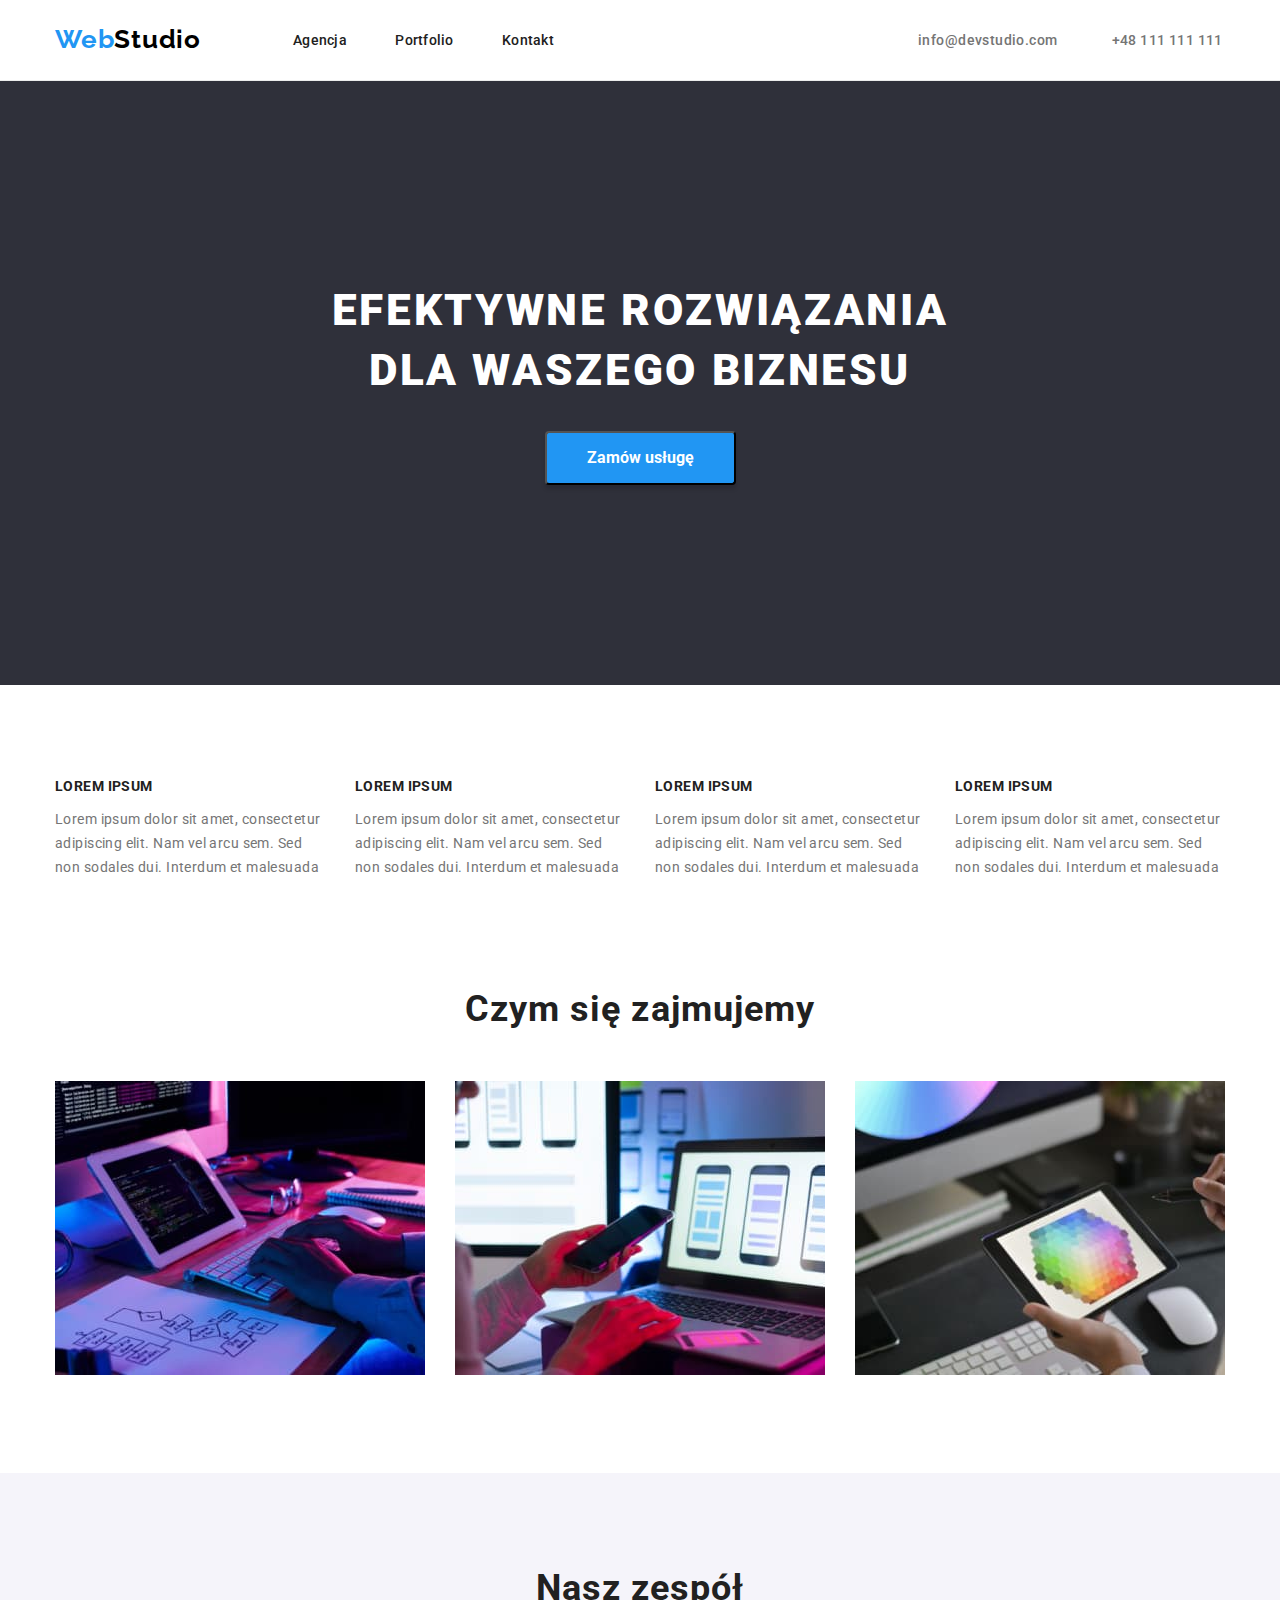
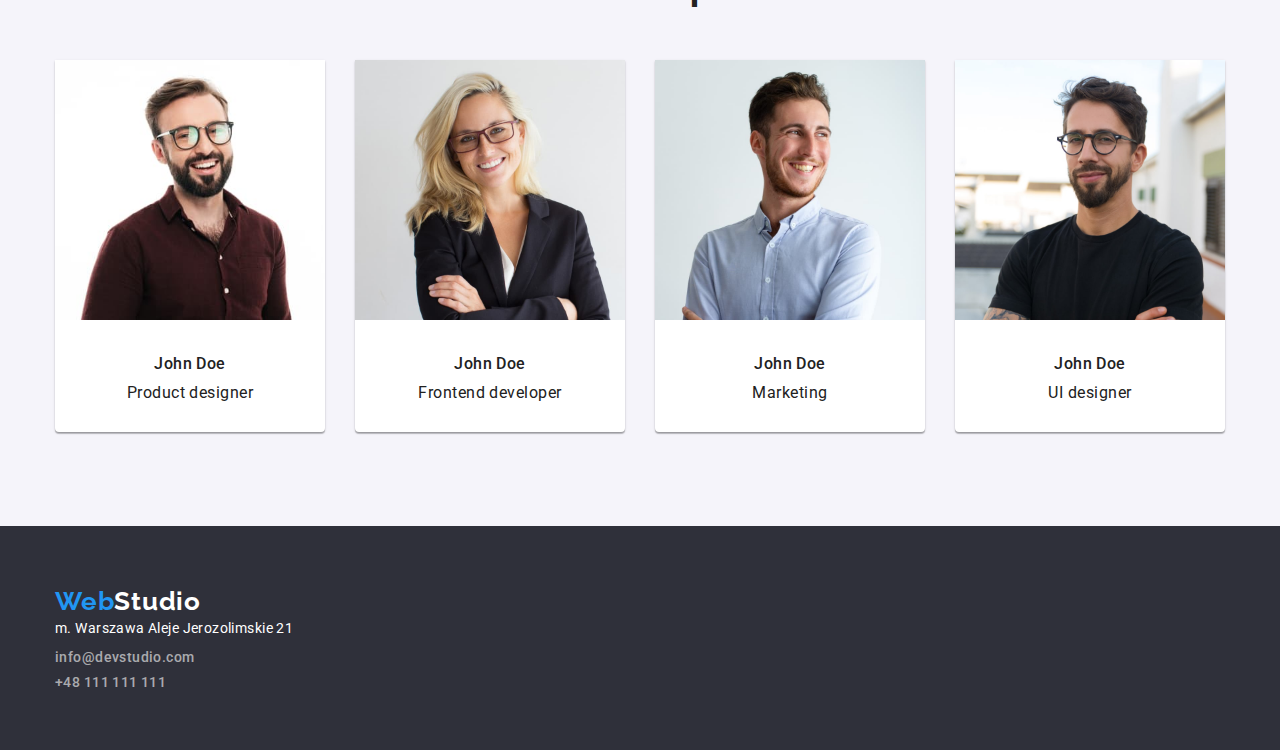
<file: index.html>
<!DOCTYPE html>
<html lang="pl">
  <head>
    <meta charset="UTF-8" />
    <meta http-equiv="X-UA-Compatible" content="IE=edge" />
    <meta name="viewport" content="width=device-width, initial-scale=1.0" />
    <title>Studio</title>

    <link rel="preconnect" href="https://fonts.googleapis.com" />
    <link rel="preconnect" href="https://fonts.gstatic.com" crossorigin />
    <link
      href="https://fonts.googleapis.com/css2?family=Raleway:wght@700&family=Roboto:wght@400;500;700;900&display=swap"
      rel="stylesheet"
    />

    <link
      rel="stylesheet"
      href="https://cdnjs.cloudflare.com/ajax/libs/modern-normalize/1.1.0/modern-normalize.min.css"
      integrity="sha512-wpPYUAdjBVSE4KJnH1VR1HeZfpl1ub8YT/NKx4PuQ5NmX2tKuGu6U/JRp5y+Y8XG2tV+wKQpNHVUX03MfMFn9Q=="
      crossorigin="anonymous"
      referrerpolicy="no-referrer"
    />
    <link rel="stylesheet" href="./CSS/style.css" />
  </head>

  <body>
    <header class="top-background">
      <section class="container">
        <div class="header-flex">
          <a class="web-studio-header" href="">
            <span class="web">Web</span><span class="studio">Studio</span></a
          >
          <nav class="header-nav-flex">
            <a class="link" href="./index.html">Agencja</a>
            <a class="link" href="./portfolio.html">Portfolio</a>
            <a class="link" href="">Kontakt</a>
          </nav>
          <div>
            <a class="tell-mailto" href="mailto:info@devstudio.com">info@devstudio.com</a>
            <a class="tell-mailto gap-between-header" href="tel:+48111111111">+48 111 111 111</a>
          </div>
        </div>
      </section>
    </header>

    <main>
      <section class="section-box">
        <div class="title-box">
          <h1 class="h1">EFEKTYWNE ROZWIĄZANIA DLA WASZEGO BIZNESU</h1>
          <button class="button" type="button">Zamów usługę</button>
        </div>
      </section>

      <section class="section">
        <div class="container">
          <ul class="loremipsum-flex">
            <li>
              <div>
                <h3 class="lorem-heading">LOREM IPSUM</h3>
                <p class="lorem-content">
                  Lorem ipsum dolor sit amet, consectetur adipiscing elit. Nam vel arcu sem. Sed non
                  sodales dui. Interdum et malesuada
                </p>
              </div>
            </li>
            <li>
              <div>
                <h3 class="lorem-heading">LOREM IPSUM</h3>
                <p class="lorem-content">
                  Lorem ipsum dolor sit amet, consectetur adipiscing elit. Nam vel arcu sem. Sed non
                  sodales dui. Interdum et malesuada
                </p>
              </div>
            </li>
            <li>
              <div>
                <h3 class="lorem-heading">LOREM IPSUM</h3>
                <p class="lorem-content">
                  Lorem ipsum dolor sit amet, consectetur adipiscing elit. Nam vel arcu sem. Sed non
                  sodales dui. Interdum et malesuada
                </p>
              </div>
            </li>
            <li>
              <div>
                <h3 class="lorem-heading">LOREM IPSUM</h3>
                <p class="lorem-content">
                  Lorem ipsum dolor sit amet, consectetur adipiscing elit. Nam vel arcu sem. Sed non
                  sodales dui. Interdum et malesuada
                </p>
              </div>
            </li>
          </ul>
        </div>
      </section>

      <section class="section section-new">
        <h2 class="section-heading">Czym się zajmujemy</h2>
        <div class="container">
          <ul class="what-we-do-flex">
            <li>
              <img src="images/img01.jpg" alt="Praca na komputerze" width="370" height="294" />
            </li>
            <li>
              <img
                src="images/img02.jpg"
                alt="praca na komputerze i telefonie"
                width="370"
                height="294"
              />
            </li>
            <li>
              <img src="images/img03.jpg" alt="praca na tablecie" width="370" height="294" />
            </li>
          </ul>
        </div>
      </section>

      <section class="section our-team-backgroundcolor">
        <h2 class="section-heading">Nasz zespół</h2>
        <div class="container">
          <ul class="our-team-flex">
            <li class="picture">
              <img src="images/img04.jpg" alt="John Doe nr1" width="270" height="260" />
              <p class="team-person">John Doe</p>
              <p class="team-position">Product designer</p>
            </li>
            <li class="picture">
              <img src="images/img05.jpg" alt="John Doe nr2" width="270" height="260" />
              <p class="team-person">John Doe</p>
              <p class="team-position">Frontend developer</p>
            </li>
            <li class="picture">
              <img src="images/img06.jpg" alt="John Doe nr2" width="270" height="260" />
              <p class="team-person">John Doe</p>
              <p class="team-position">Marketing</p>
            </li>
            <li class="picture">
              <img src="images/img07.jpg" alt="John Doe nr2" width="270" height="260" />
              <p class="team-person">John Doe</p>
              <p class="team-position">UI designer</p>
            </li>
          </ul>
        </div>
      </section>
    </main>

    <footer class="footer-background">
      <div class="container">
        <div class="footer">
          <a class="web-studio-footer" href="">
            <span class="web">Web</span><span class="studio-white">Studio</span></a
          >
          <address class="address">
            m. Warszawa Aleje Jerozolimskie 21 <br />
            <a class="color-gradient tell-mailto" href="mailto:info@devstudio.com"
              >info@devstudio.com</a
            >
            <a class="color-gradient tell-mailto" href="tel:+48111111111">+48 111 111 111</a>
          </address>
        </div>
      </div>
    </footer>
  </body>
</html>
</file>
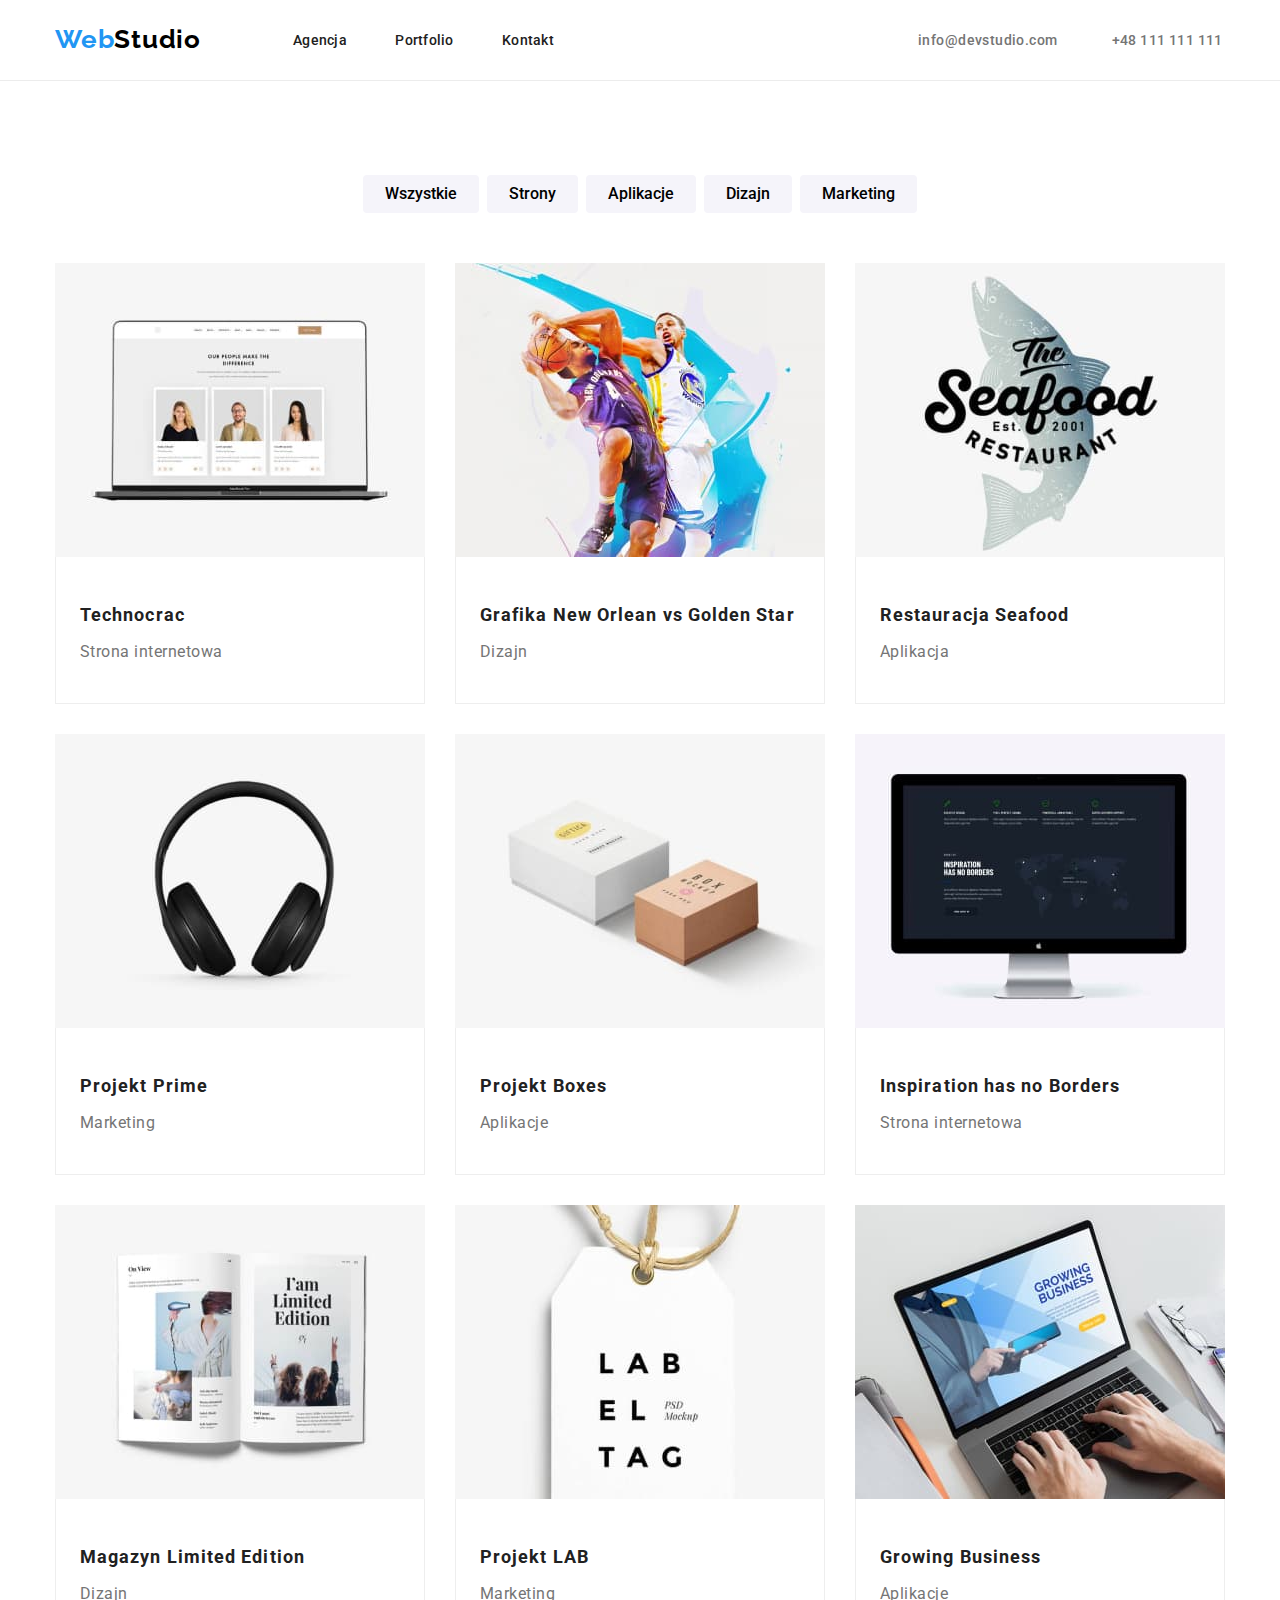
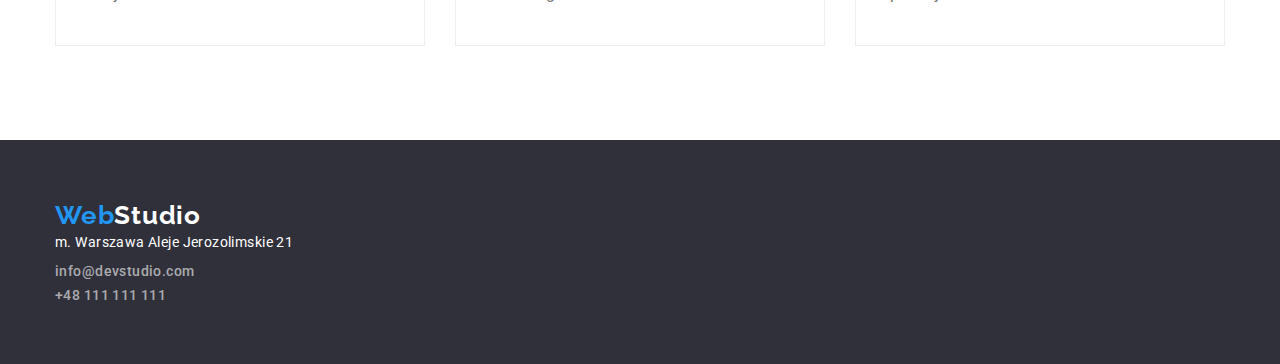
<file: portfolio.html>
<!DOCTYPE html>
<html lang="en">
  <head>
    <meta charset="UTF-8" />
    <meta http-equiv="X-UA-Compatible" content="IE=edge" />
    <meta name="viewport" content="width=device-width, initial-scale=1.0" />
    <title>Portfolio</title>

    <link rel="preconnect" href="https://fonts.googleapis.com" />
    <link rel="preconnect" href="https://fonts.gstatic.com" crossorigin />
    <link
      href="https://fonts.googleapis.com/css2?family=Raleway:wght@700&family=Roboto:wght@400;500;700;900&display=swap"
      rel="stylesheet"
    />

    <link
      rel="stylesheet"
      href="https://cdnjs.cloudflare.com/ajax/libs/modern-normalize/1.1.0/modern-normalize.min.css"
      integrity="sha512-wpPYUAdjBVSE4KJnH1VR1HeZfpl1ub8YT/NKx4PuQ5NmX2tKuGu6U/JRp5y+Y8XG2tV+wKQpNHVUX03MfMFn9Q=="
      crossorigin="anonymous"
      referrerpolicy="no-referrer"
    />
    <link rel="stylesheet" href="./CSS/style.css" />
  </head>
  <body>
    <header class="top-background">
      <section class="container">
        <div class="header-flex">
          <a class="web-studio-header" href="">
            <span class="web">Web</span><span class="studio">Studio</span></a
          >
          <nav class="header-nav-flex">
            <a class="link" href="./index.html">Agencja</a>
            <a class="link" href="./portfolio.html">Portfolio</a>
            <a class="link" href="">Kontakt</a>
          </nav>
          <div>
            <a class="tell-mailto" href="mailto:info@devstudio.com">info@devstudio.com</a>
            <a class="tell-mailto gap-between-header" href="tel:+48111111111">+48 111 111 111</a>
          </div>
        </div>
      </section>
    </header>

    <main>
      <!-- section buttons -->
      <section class="section section-padd-bottom-50">
        <div class="container">
          <ul class="buttonpflex">
            <li><button type="button" class="buttonp">Wszystkie</button></li>
            <li><button type="button" class="buttonp">Strony</button></li>
            <li><button type="button" class="buttonp">Aplikacje</button></li>
            <li><button type="button" class="buttonp">Dizajn</button></li>
            <li><button type="button" class="buttonp">Marketing</button></li>
          </ul>
        </div>
      </section>

      <!-- Section pictures -->

      <section class="section section-new">
        <div class="container">
          <ul class="picturesp-flex">
            <li>
              <img class="imgp" src="images/img08.jpg" alt="Open laptop" width="370" />
              <div class="description-portfolio">
                <p class="proj-description">Technocrac</p>
                <p class="proj-type">Strona internetowa</p>
              </div>
            </li>
            <li>
              <img class="imgp" src="images/img09.jpg" alt="Basketball players" width="370" />
              <div class="description-portfolio">
                <p class="proj-description">Grafika New Orlean vs Golden Star</p>
                <p class="proj-type">Dizajn</p>
              </div>
            </li>
            <li>
              <img class="imgp" src="images/img10.jpg" alt="Logo of restaurant" width="370" />
              <div class="description-portfolio">
                <p class="proj-description">Restauracja Seafood</p>
                <p class="proj-type">Aplikacja</p>
              </div>
            </li>
            <li>
              <img class="imgp" src="images/img11.jpg" alt="Headphones" width="370" />
              <div class="description-portfolio">
                <p class="proj-description">Projekt Prime</p>
                <p class="proj-type">Marketing</p>
              </div>
            </li>
            <li>
              <img class="imgp" src="images/img12.jpg" alt="Two boxes" width="370" />
              <div class="description-portfolio">
                <p class="proj-description">Projekt Boxes</p>
                <p class="proj-type">Aplikacje</p>
              </div>
            </li>
            <li>
              <img class="imgp" src="images/img13.jpg" alt="PC screen" width="370" />
              <div class="description-portfolio">
                <p class="proj-description">Inspiration has no Borders</p>
                <p class="proj-type">Strona internetowa</p>
              </div>
            </li>
            <li>
              <img class="imgp" src="images/img14.jpg" alt="Open book" width="370" />
              <div class="description-portfolio">
                <p class="proj-description">Magazyn Limited Edition</p>
                <p class="proj-type">Dizajn</p>
              </div>
            </li>
            <li>
              <img class="imgp" src="images/img15.jpg" alt="Label" width="370" />
              <div class="description-portfolio">
                <p class="proj-description">Projekt LAB</p>
                <p class="proj-type">Marketing</p>
              </div>
            </li>
            <li>
              <img
                class="imgp"
                src="images/img16.jpg"
                alt="Open laptop with screen on"
                width="370"
                height="294"
              />
              <div class="description-portfolio">
                <p class="proj-description">Growing Business</p>
                <p class="proj-type">Aplikacje</p>
              </div>
            </li>
          </ul>
        </div>
      </section>
    </main>
    <footer class="footer-background">
      <div class="container">
        <div class="footer">
          <a class="web-studio-footer" href="">
            <span class="web">Web</span><span class="studio-white">Studio</span></a
          >
          <address class="address">
            m. Warszawa Aleje Jerozolimskie 21 <br />
            <a class="color-gradient tell-mailto" href="mailto:info@devstudio.com"
              >info@devstudio.com</a
            >
            <a class="color-gradient tell-mailto" href="tel:+48111111111">+48 111 111 111</a>
          </address>
        </div>
      </div>
    </footer>
  </body>
</html>
</file>
<file: CSS/style.css>
* {
  box-sizing: border-box;
}
h1,
ul {
  margin: 0;
  padding: 0;
}
ul {
  list-style-type: none;
  list-style: none;
}
body {
  font-family: roboto, sans-serif;
  color: var(--brand-black);
  margin: 0 auto;
}
ul {
  list-style-type: none;
  list-style: none;
}

:root {
  --brand-blue: rgb(33, 150, 243);
  --brand-black: rgb(33, 33, 33, 1);
  --brand-grey: rgb(117, 117, 117);
  --brand-background-dark: rgba(47, 48, 58, 1);
  --just-black: rgb(0, 0, 0);
  --just-white: rgb(255, 255, 255);
}
/*  HEADER */

.top-background {
  border-bottom: 1px solid rgb(236, 236, 236);
  /* height: 80px; */
}
.header-flex {
  display: flex;
  align-items: center;
  /* justify-content: space-between;
  align-content: center; */
  padding-top: 24px;
  padding-bottom: 25px;
  /* padding-left: 15px; */
}
.header-nav-flex {
  display: flex;
  /* align-items: center;
  align-content: center; */
  justify-content: space-between;
  gap: 46px;
  width: 261px;
  margin-right: 364px;
}
.web {
  font-family: Raleway;
  font-size: 26px;
  font-weight: 700;
  line-height: 1.2;
  letter-spacing: 0.03em;
  color: var(--brand-blue);
  text-decoration: none;
}
.studio {
  font-family: Raleway;
  font-size: 26px;
  letter-spacing: 0.03em;
  font-weight: 700;
  line-height: 1.2;
  color: var(--just-black);
  text-decoration: none;
}
.link {
  font-weight: 500;
  font-size: 14px;
  line-height: 1.15;
  letter-spacing: 0.02em;
  color: var(--brand-black);
  text-decoration: none;
}
.web-studio-header {
  text-decoration: none;
  margin-right: 93px;
  width: 145px;

  /* padding-top: 24px; */
}

.tell-mailto {
  font-weight: 500;
  font-size: 14px;
  letter-spacing: 0.03em;
  line-height: 1.1;
  color: var(--brand-grey);
  text-decoration: none;
}
.tell-mailto:hover,
.tell-mailto:focus,
.link:hover,
.link:focus {
  color: var(--brand-blue);
}

.gap-between-header {
  margin-left: 50px;
}
/* SECTION with button */
.section {
  padding-top: 94px;
  padding-bottom: 94px;
}

.section-box {
  background-color: var(--brand-background-dark);
  padding-top: 200px;
  padding-bottom: 200px;
}
.title-box {
  /* max-height: 600px; */
  flex-direction: column;
  align-items: center;
  display: flex;
}
.h1 {
  /* display: block; */
  color: var(--just-white);
  font-weight: 900;
  font-size: 44px;
  line-height: 1.36;
  letter-spacing: 0.06em;
  text-align: center;
  max-width: 696px;
}

.button {
  /* display: block; */
  /* width: 200px;
  height: 50px; */
  font-family: roboto;
  font-weight: 700;
  font-size: 16px;
  line-height: 1.88;
  /* align-items: center; */
  text-align: center;
  color: var(--just-white);
  background: var(--brand-blue);
  box-shadow: 0px 4px 4px rgba(0, 0, 0, 0.15);
  border-radius: 4px;
  cursor: pointer;
  margin-top: 30px;
  padding: 10px 40px;
}

/*  LOREM IPSUM */

.container {
  max-width: 1200px;
  /* width: 100%; */
  margin: 0 auto;
  padding: 0 15px;
}
.loremipsum-flex {
  display: flex;
  justify-content: center;
  align-self: auto;
  gap: 30px;
  /* width: 100%; */
}

.lorem-heading {
  font-weight: 700;
  font-size: 14px;
  line-height: 1.1;
  letter-spacing: 0.03em;
  color: var(--brand-black);
  text-align: left;
  margin-top: 0px;
  margin-bottom: 14px;
}
.lorem-content {
  font-size: 14px;
  line-height: 1.7;
  letter-spacing: 0.03em;
  color: var(--brand-grey);
  text-align: left;
}

/* CZYM SIE ZAJMUJEMY */
.section-new {
  padding-top: 0px;
}

.section-heading {
  font-size: 36px;
  font-weight: 700;
  line-height: 1.2;
  letter-spacing: 0.03em;
  color: var(--brand-black);
  display: flex;
  justify-content: center;
  align-items: center;
  margin: 0 0 50px 0;
  text-align: center;
}

.what-we-do-flex {
  display: flex;
  gap: 30px;
  text-align: center;
  justify-content: center;
}

/* NASZ ZESPOL */

.our-team-backgroundcolor {
  background-color: rgba(245, 244, 250, 1);
}

.our-team-flex {
  display: flex;
  gap: 30px;
  text-align: center;
  justify-content: center;
}
.picture {
  padding: 0;
  align-items: center;
  background: #ffffff;
  box-shadow: 0px 1px 3px rgba(0, 0, 0, 0.12), 0px 1px 1px rgba(0, 0, 0, 0.14),
    0px 2px 1px rgba(0, 0, 0, 0.2);
  border-radius: 0px 0px 4px 4px;
}
.team-person {
  font-size: 16px;
  font-weight: 500;
  line-height: 1.1875;
  letter-spacing: 0.03em;
  text-align: center;
  display: block;
  margin: 30px 0 10px 0;
}
.team-position {
  font-size: 16px;
  font-weight: 400;
  line-height: 1.1875;
  letter-spacing: 0.03em;
  text-align: center;
  margin: 10px 0 30px 0;
}

/* Portfolio */
.section-padd-bottom-50 {
  padding-bottom: 50px;
}
.buttonpflex {
  display: flex;
  gap: 8px;
  text-align: center;
  justify-content: center;
}

.buttonp {
  font-family: roboto;
  background-color: #f5f4fa;
  border-radius: 4px;
  border: none;
  padding: 6px 22px;
  text-decoration-color: var(--just-black);
  font-weight: 500;
  font-size: 16px;
  line-height: 1.6;
  cursor: pointer;
  /* background: #f5f4fa; */
  /* border-radius: 4px; */
}
.buttonp:hover,
.buttonp:focus {
  background-color: var(--brand-blue);
  color: var(--just-white);
  box-shadow: 0px 3px 1px rgba(0, 0, 0, 0.1), 0px 1px 2px rgba(0, 0, 0, 0.08),
    0px 2px 2px rgba(0, 0, 0, 0.12);
}
/* -> FOTO DESCRIPTION*/

.picturesp-flex {
  display: flex;
  flex-wrap: wrap;
  justify-content: center;
  gap: 30px;
  padding: 0;
  /* align-content: space-around; */
}
.imgp {
  display: block;
}

.description-portfolio {
  padding: 20px 24px 20px 24px;
  border-left: 1px solid #eeeeee;
  border-right: 1px solid #eeeeee;
  border-bottom: 1px solid #eeeeee;
}

.proj-description {
  font-size: 18px;
  font-weight: 700;
  line-height: 2;
  letter-spacing: 0.06em;
  color: var(--brand-black);
  margin: 20px 0 4px 0;
  /* margin-bottom: 4px; */
}

.proj-type {
  font-size: 16px;
  font-weight: 400;
  line-height: 1.875;
  letter-spacing: 0.03em;
  color: var(--brand-grey);
  margin-top: 4px;
}

/* FOOTER */

.footer-background {
  background-color: var(--brand-background-dark);
}
.footer {
  padding: 60px 0 60px 0px;
}
.web-studio-footer {
  text-decoration: none;
  margin-bottom: 20px;
}

.address {
  font-style: normal;
  font-weight: 400;
  font-size: 14px;
  line-height: 1.71;
  color: var(--just-white);
  letter-spacing: 0.03em;
  text-decoration: none;
  display: flex;
  flex-direction: column;
  gap: 9px;
}

.address:hover,
.address:focus {
  color: var(--brand-blue);
}
.color-gradient {
  color: rgba(255, 255, 255, 0.6);
}
.studio-white {
  font-family: Raleway;
  font-size: 26px;
  letter-spacing: 0.03em;
  font-weight: 700;
  line-height: 1.2;
  color: var(--just-white);
  text-decoration: none;
}
</file>
